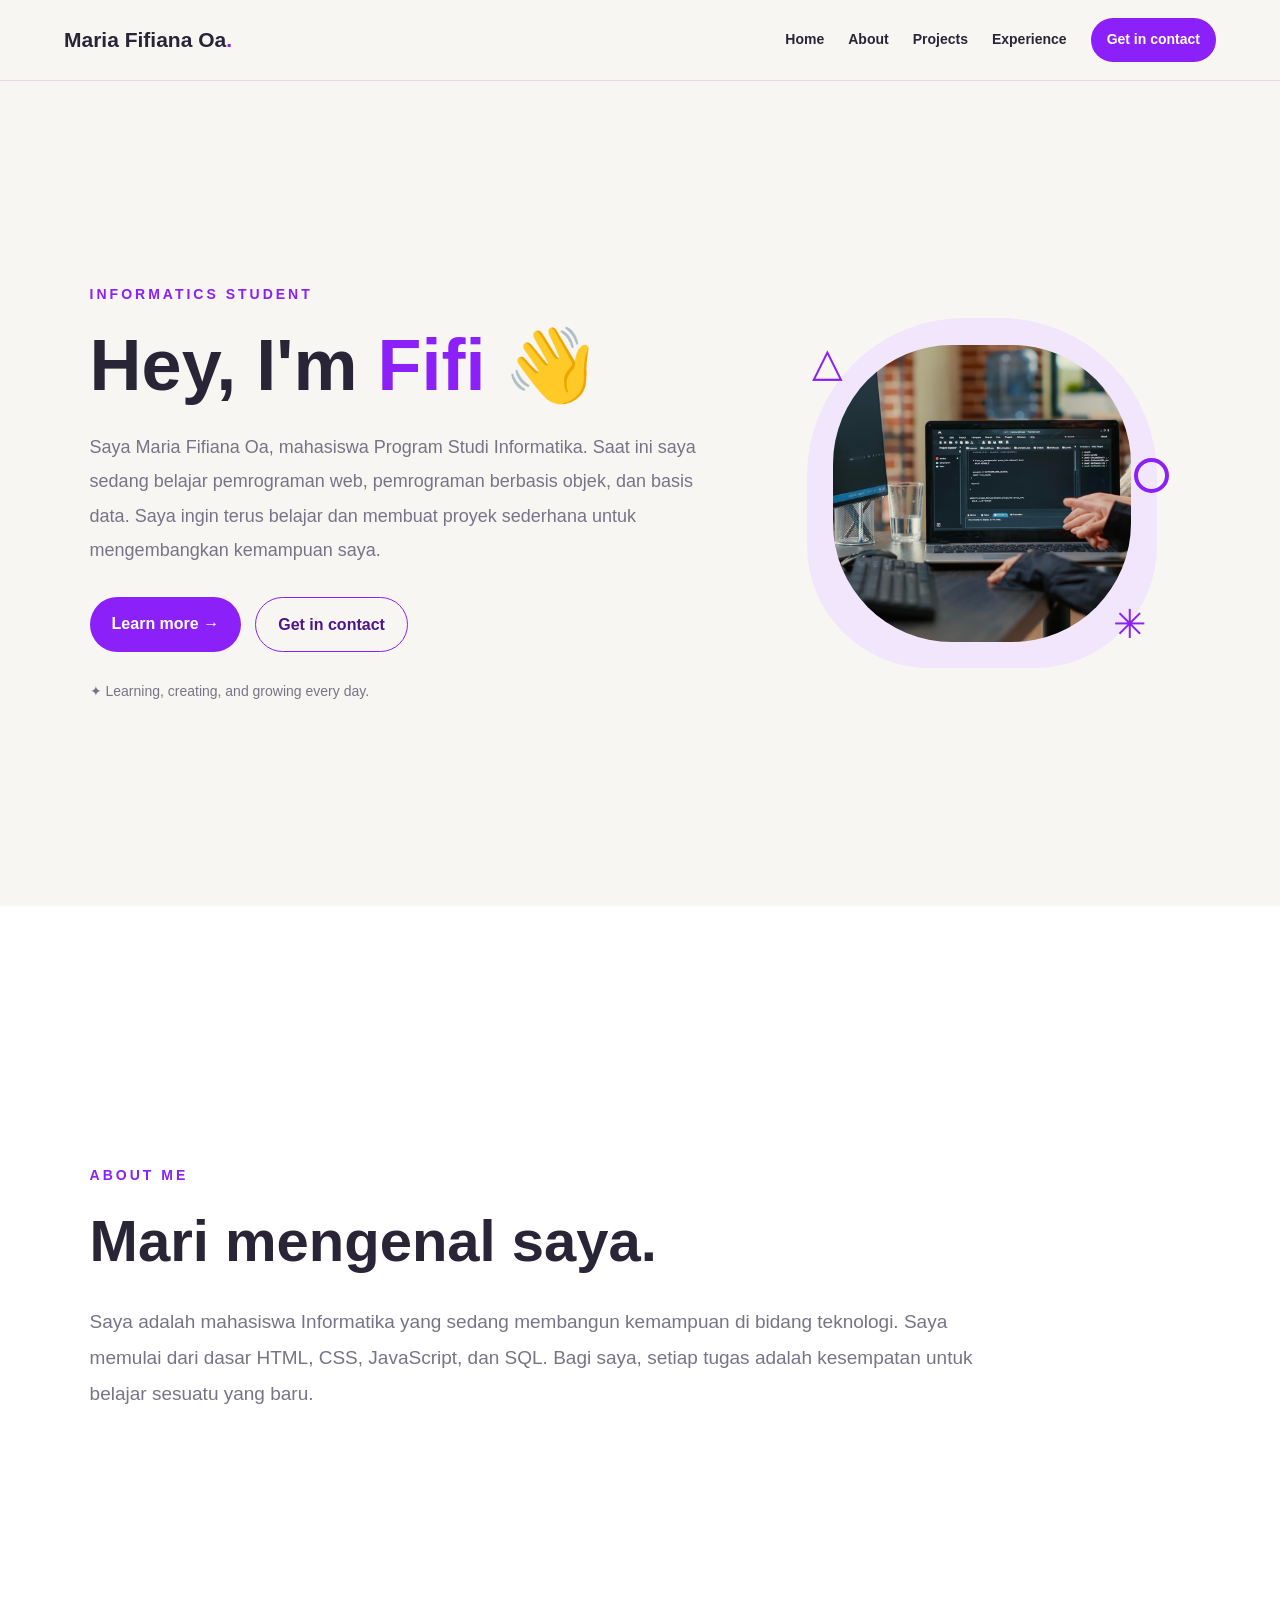
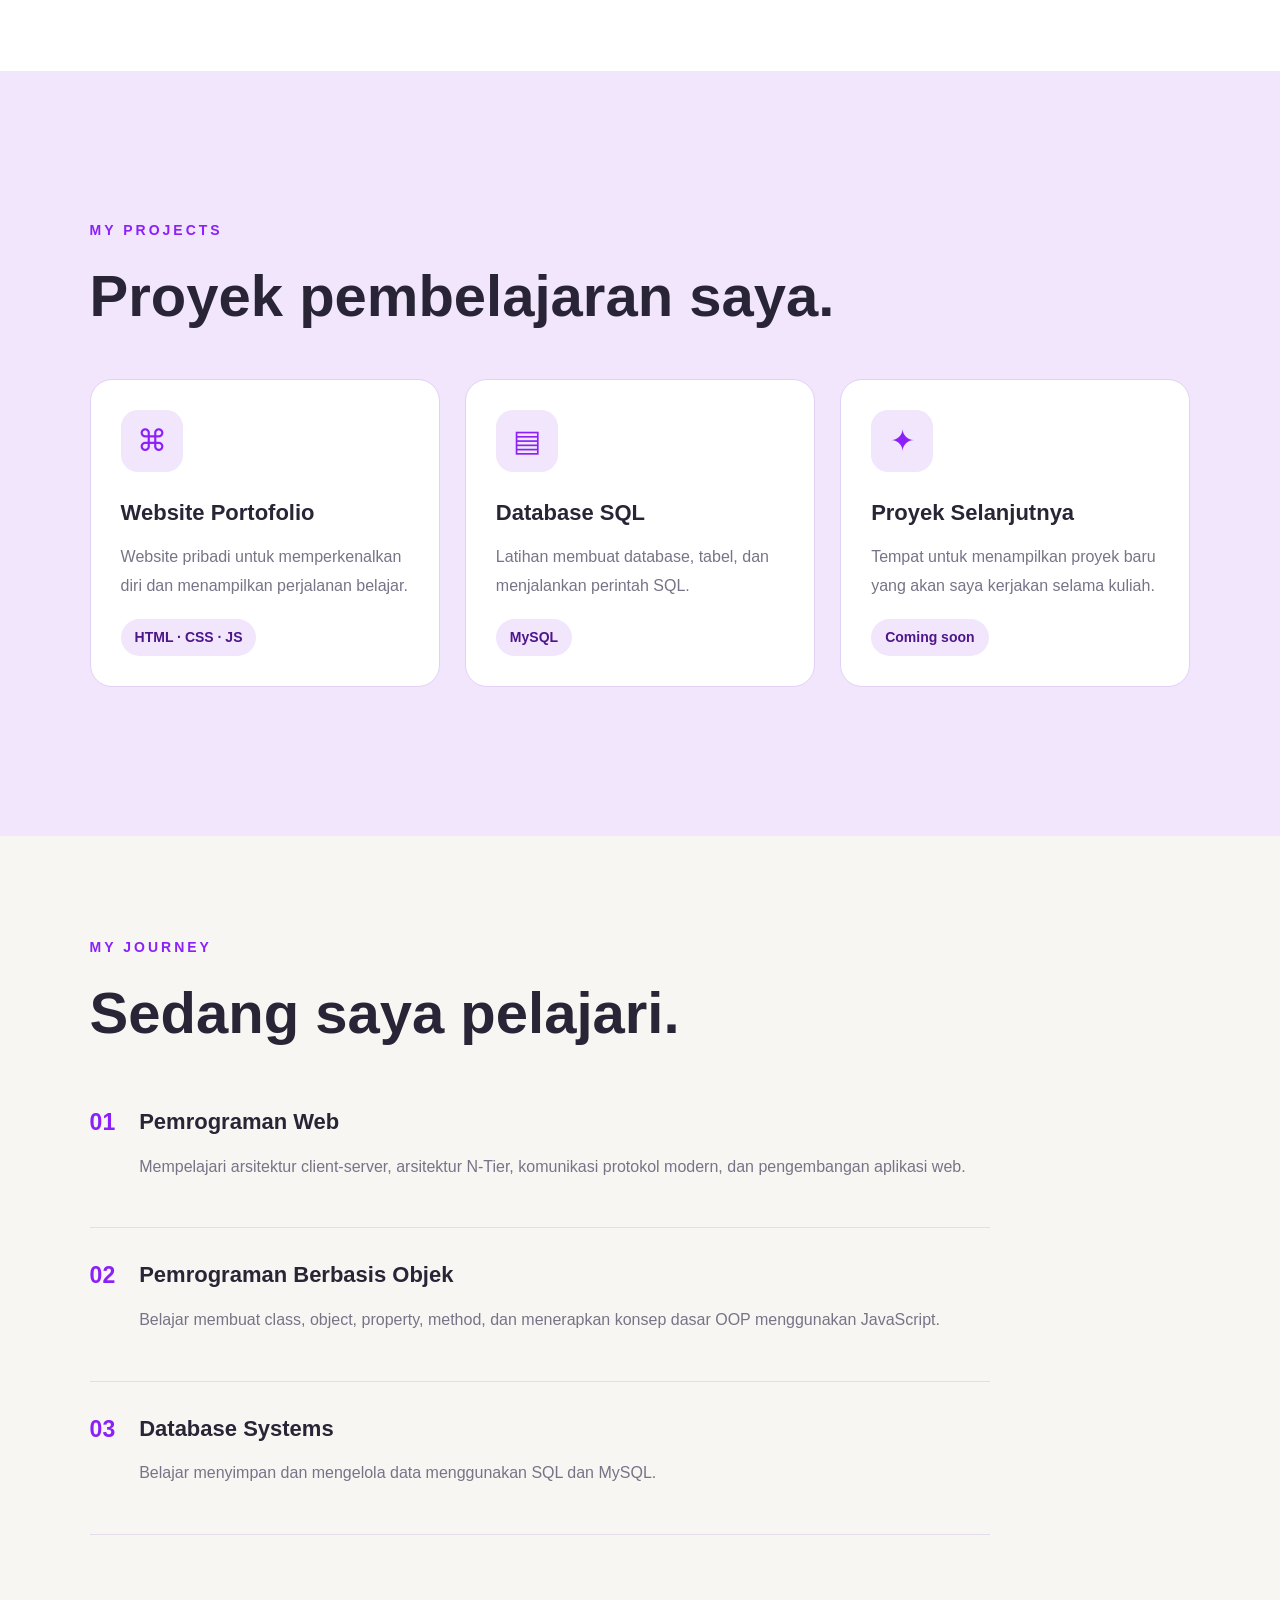
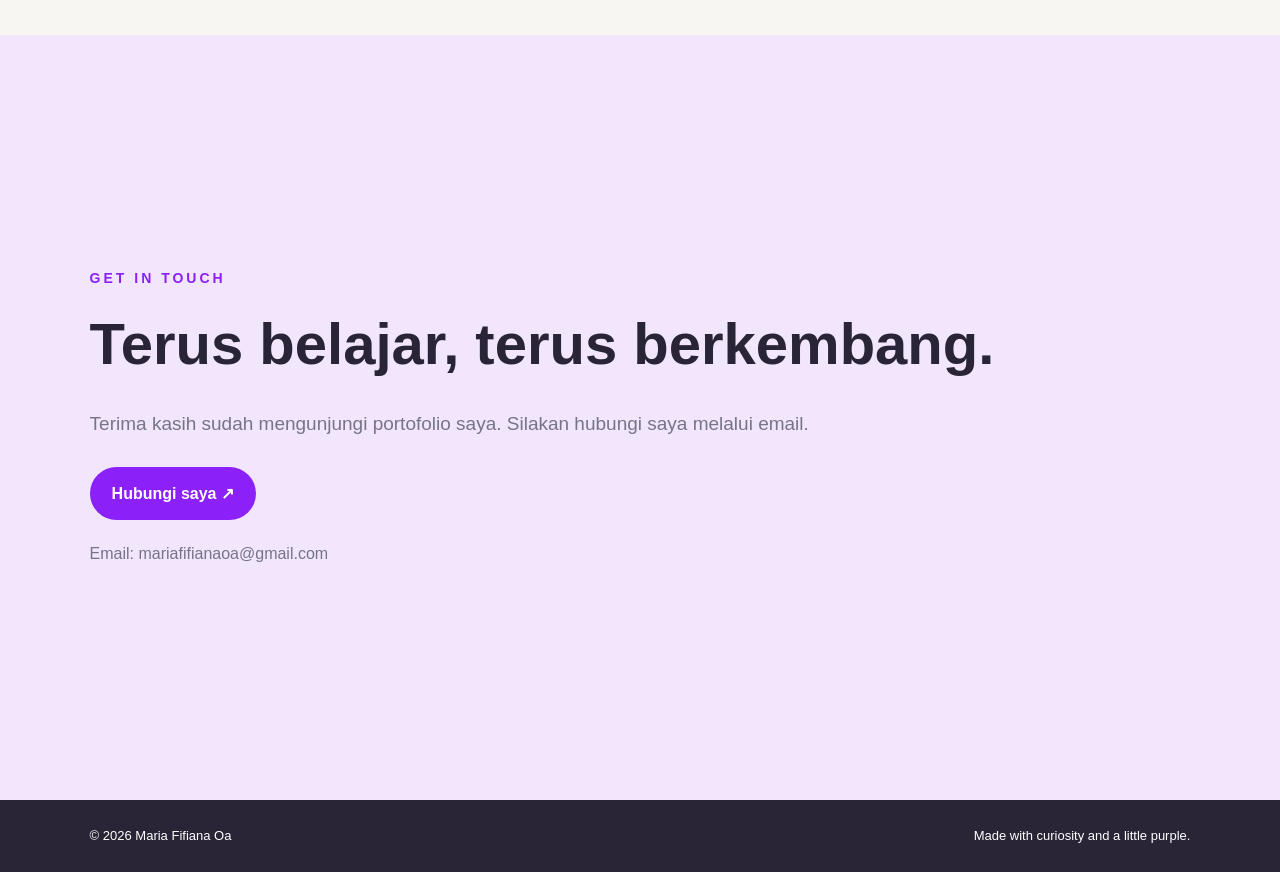
<file: index.html>
<!DOCTYPE html>
<html lang="id">

<head>
    <meta charset="UTF-8">
    <meta name="viewport" content="width=device-width, initial-scale=1.0">
    <title>Maria Fifiana Oa | Portofolio</title>
    <link rel="stylesheet" href="style.css">
</head>

<body>

    <header class="navbar">
        <a href="#home" class="logo">Maria Fifiana Oa<span>.</span></a>

        <button class="menu-toggle" id="menuToggle" aria-label="Buka menu" aria-expanded="false">☰</button>

        <nav id="navLinks">
            <a href="#home">Home</a>
            <a href="#about">About</a>
            <a href="#projects">Projects</a>
            <a href="#experience">Experience</a>
            <a href="#contact" class="contact-link">Get in contact</a>
        </nav>
    </header>

    <main>

        <!-- HOME -->
        <section class="hero page-section" id="home">
            <div class="hero-text">
                <p class="subtitle">INFORMATICS STUDENT</p>

                <h1>Hey, I'm <span>Fifi</span> 👋</h1>

                <p class="description">
                    Saya Maria Fifiana Oa, mahasiswa Program Studi
                    Informatika. Saat ini saya sedang belajar
                    pemrograman web, pemrograman berbasis objek,
                    dan basis data. Saya ingin terus belajar dan
                    membuat proyek sederhana untuk mengembangkan
                    kemampuan saya.
                </p>

                <div class="buttons">
                    <a href="#about" class="btn btn-primary">
                        Learn more →
                    </a>

                    <a href="#contact" class="btn btn-outline">
                        Get in contact
                    </a>
                </div>

                <p class="note">
                    ✦ Learning, creating, and growing every day.
                </p>
            </div>

            <div class="photo-wrap">
                <span class="decoration triangle">△</span>
                <span class="decoration ring"></span>
                <span class="decoration star">✳</span>

                <img src="foto.png" alt="Foto atau ilustrasi Maria">
            </div>
        </section>

        <!-- ABOUT -->
        <section class="page-section section about" id="about">
            <p class="subtitle">ABOUT ME</p>
            <h2>Mari mengenal saya.</h2>

            <p class="section-description">
                Saya adalah mahasiswa Informatika yang sedang
                membangun kemampuan di bidang teknologi. Saya
                memulai dari dasar HTML, CSS, JavaScript, dan SQL.
                Bagi saya, setiap tugas adalah kesempatan untuk
                belajar sesuatu yang baru.
            </p>
        </section>

        <!-- PROJECTS -->
        <section class="page-section section projects" id="projects">
            <p class="subtitle">MY PROJECTS</p>
            <h2>Proyek pembelajaran saya.</h2>

            <div class="project-list">
                <article class="project-card">
                    <div class="project-icon">⌘</div>
                    <h3>Website Portofolio</h3>
                    <p>
                        Website pribadi untuk memperkenalkan diri
                        dan menampilkan perjalanan belajar.
                    </p>
                    <span class="tag">HTML · CSS · JS</span>
                </article>

                <article class="project-card">
                    <div class="project-icon">▤</div>
                    <h3>Database SQL</h3>
                    <p>
                        Latihan membuat database, tabel, dan
                        menjalankan perintah SQL.
                    </p>
                    <span class="tag">MySQL</span>
                </article>

                <article class="project-card">
                    <div class="project-icon">✦</div>
                    <h3>Proyek Selanjutnya</h3>
                    <p>
                        Tempat untuk menampilkan proyek baru yang
                        akan saya kerjakan selama kuliah.
                    </p>
                    <span class="tag">Coming soon</span>
                </article>
            </div>
        </section>

        <!-- EXPERIENCE -->
        <section class="page-section section experience" id="experience">
            <p class="subtitle">MY JOURNEY</p>
            <h2>Sedang saya pelajari.</h2>

            <div class="experience-item">
                <span class="number">01</span>
                <div>
                    <h3>Pemrograman Web</h3>
                    <p>
                        Mempelajari arsitektur client-server,
                        arsitektur N-Tier, komunikasi protokol modern,
                        dan pengembangan aplikasi web.
                    </p>
                </div>
            </div>

            <div class="experience-item">
                <span class="number">02</span>
                <div>
                    <h3>Pemrograman Berbasis Objek</h3>
                    <p>
                        Belajar membuat class, object, property,
                        method, dan menerapkan konsep dasar OOP
                        menggunakan JavaScript.
                    </p>
                </div>
            </div>

            <div class="experience-item">
                <span class="number">03</span>
                <div>
                    <h3>Database Systems</h3>
                    <p>
                        Belajar menyimpan dan mengelola data
                        menggunakan SQL dan MySQL.
                    </p>
                </div>
            </div>
        </section>

        <!-- CONTACT -->
        <section class="page-section section contact" id="contact">
            <p class="subtitle">GET IN TOUCH</p>
            <h2>Terus belajar, terus berkembang.</h2>

            <p class="section-description">
                Terima kasih sudah mengunjungi portofolio saya.
                Silakan hubungi saya melalui email.
            </p>

            <a href="mailto:mariafifianaoa@gmail.com" class="btn btn-primary">
                Hubungi saya ↗
            </a>

            <p class="email-note">
                Email: mariafifianaoa@gmail.com
            </p>
        </section>

    </main>

    <footer>
        <p>© <span id="year"></span> Maria Fifiana Oa</p>
        <p>Made with curiosity and a little purple.</p>
    </footer>

    <script src="script.js"></script>
</body>

</html>
</file>
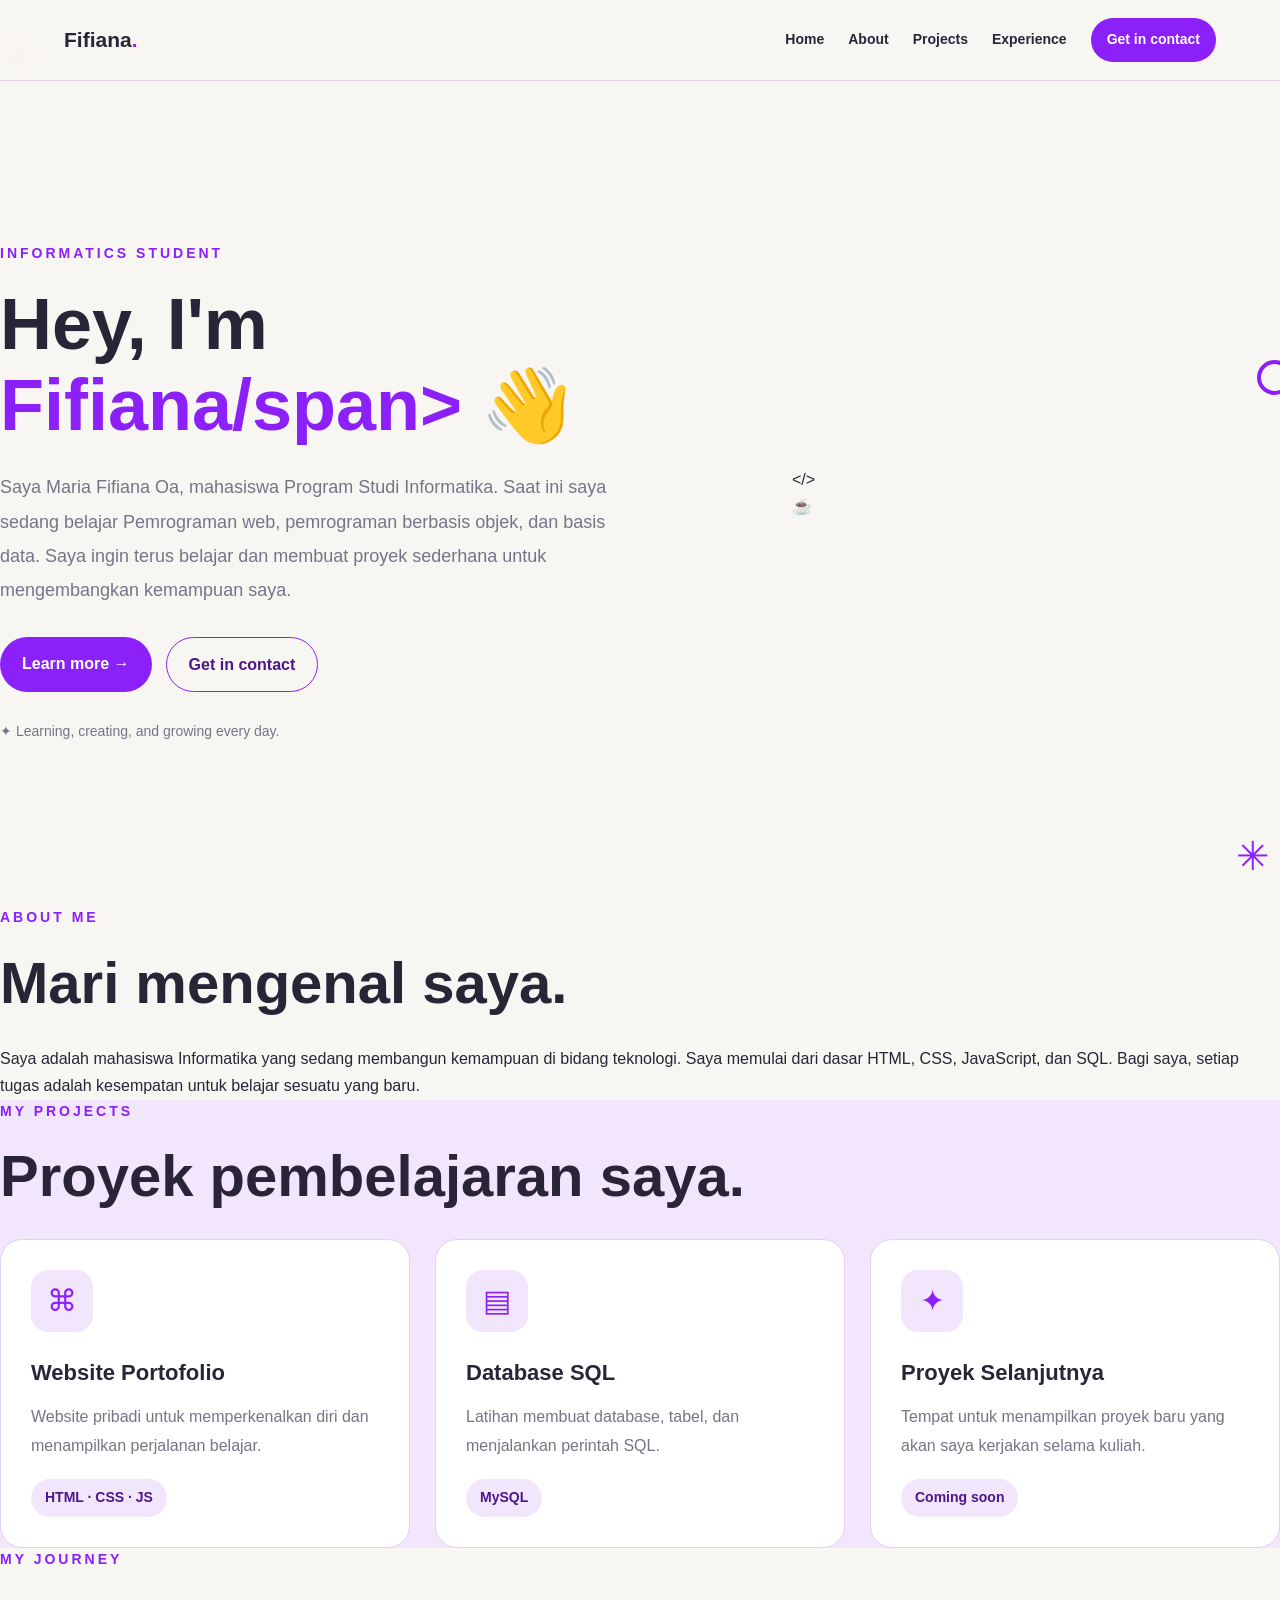
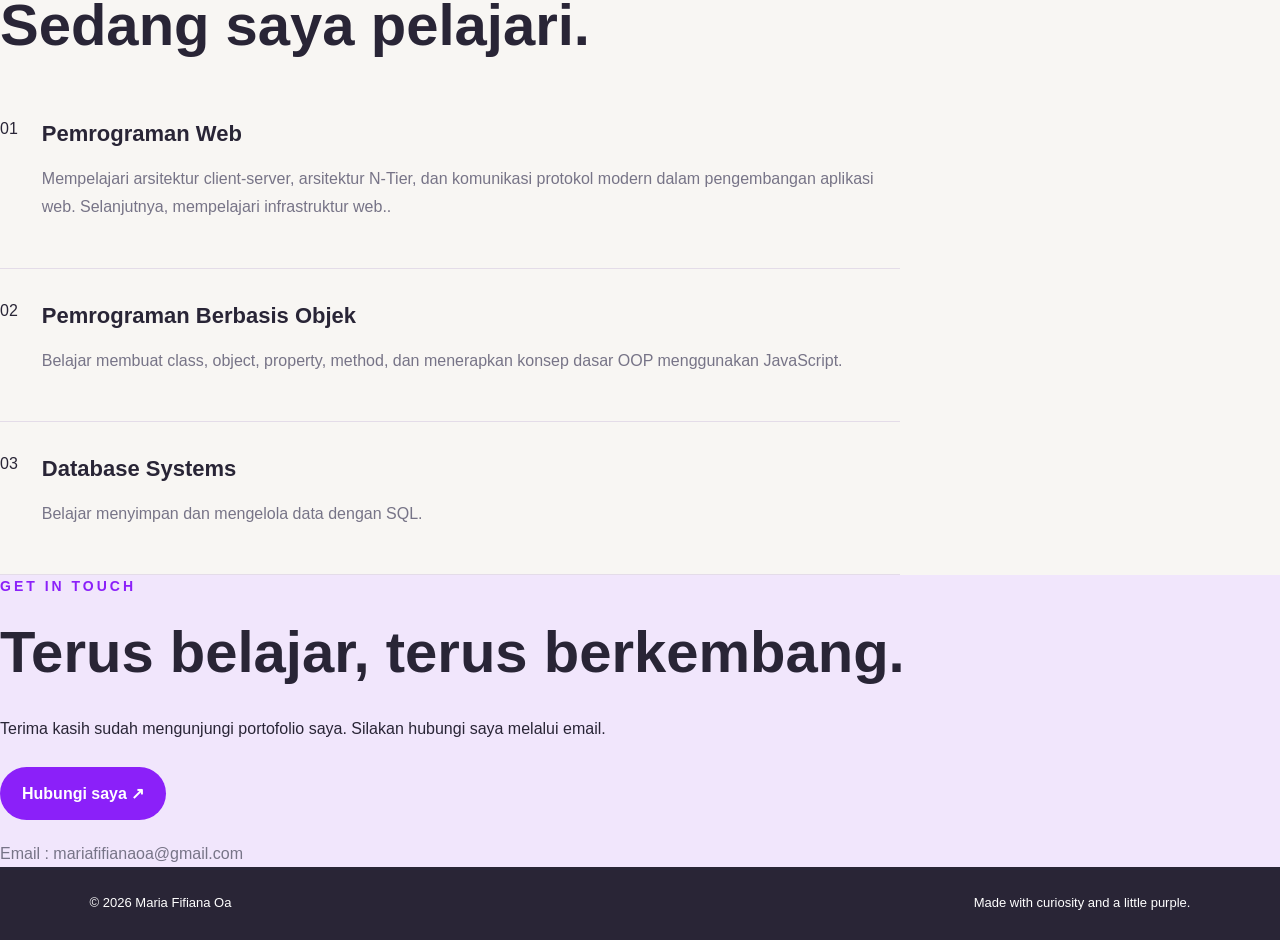
<file: indeks.html>
<!DOCTYPE html>
<html lang="id">

<head>
    <meta charset="UTF-8">
    <meta name="viewport" content="width=device-width, initial-scale=1.0">
    <title>Maria Fifiana Oa | Portofolio</title>

    <!-- Menghubungkan CSS -->
    <link rel="stylesheet" href="style.css">
</head>

<body>

    <main class="portfolio" id="home">

        <!-- Navigasi -->
        <header class="navbar">
            <a href="#home" class="logo">Fifiana<span>.</span></a>

            <button class="menu-toggle" id="menuToggle" aria-label="Buka menu" aria-expanded="false">☰</button>

            <nav id="navLinks">
                <a href="#home">Home</a>
                <a href="#about">About</a>
                <a href="#projects">Projects</a>
                <a href="#experience">Experience</a>
                <a href="#contact" class="contact-link">Get in contact</a>
            </nav>
        </header>

        <!-- Bagian utama -->
        <section class="hero">
            <div class="hero-text">
                <p class="subtitle">INFORMATICS STUDENT</p>

                <h1>Hey, I'm <span>Fifiana/span> 👋</h1>

                <p class="description">
                    Saya Maria Fifiana Oa, mahasiswa Program Studi
                    Informatika. Saat ini saya sedang belajar
                    Pemrograman web, pemrograman berbasis objek, dan basis data.
                    Saya ingin terus belajar dan membuat proyek
                    sederhana untuk mengembangkan kemampuan saya.
                </p>

                <div class="buttons">
                    <a href="#about" class="btn btn-primary">
                        Learn more →
                    </a>

                    <a href="#contact" class="btn btn-outline">
                        Get in contact
                    </a>
                </div>

                <p class="note">
                    ✦ Learning, creating, and growing every day.
                </p>
            </div>

            <!-- Ilustrasi menggunakan CSS -->
            <div class="illustration">
                <div class="purple-circle"></div>

                <span class="decoration triangle">△</span>
                <span class="decoration ring"></span>
                <span class="decoration star">✳</span>

                <div class="plant">
                    <span class="leaf leaf-one"></span>
                    <span class="leaf leaf-two"></span>
                    <span class="leaf leaf-three"></span>
                    <div class="pot"></div>
                </div>

                <div class="code-card">
                    <div class="dots">
                        <i></i><i></i><i></i>
                    </div>
                    <div class="code-line"></div>
                    <div class="code-line short"></div>
                    <div class="code-line medium"></div>
                    <div class="code-line short"></div>
                    <div class="code-line"></div>
                </div>

                <div class="person">
                    <div class="hair"></div>
                    <div class="face">
                        <span class="eye"></span>
                        <span class="smile"></span>
                    </div>
                    <div class="neck"></div>
                    <div class="shirt"></div>
                    <div class="arm"></div>
                </div>

                <div class="laptop">
                    <span>&lt;/&gt;</span>
                    <div class="laptop-base"></div>
                </div>

                <div class="coffee">☕</div>
            </div>
        </section>

        <!-- Tentang saya -->
        <section class="section" id="about">
            <p class="subtitle">ABOUT ME</p>
            <h2>Mari mengenal saya.</h2>

            <p>
                Saya adalah mahasiswa Informatika yang sedang
                membangun kemampuan di bidang teknologi. Saya
                memulai dari dasar HTML, CSS, JavaScript, dan SQL.
                Bagi saya, setiap tugas adalah kesempatan untuk
                belajar sesuatu yang baru.
            </p>
        </section>

        <!-- Proyek -->
        <section class="section projects" id="projects">
            <p class="subtitle">MY PROJECTS</p>
            <h2>Proyek pembelajaran saya.</h2>

            <div class="project-list">
                <article class="project-card">
                    <div class="project-icon">⌘</div>
                    <h3>Website Portofolio</h3>
                    <p>
                        Website pribadi untuk memperkenalkan diri
                        dan menampilkan perjalanan belajar.
                    </p>
                    <span class="tag">HTML · CSS · JS</span>
                </article>

                <article class="project-card">
                    <div class="project-icon">▤</div>
                    <h3>Database SQL</h3>
                    <p>
                        Latihan membuat database, tabel, dan
                        menjalankan perintah SQL.
                    </p>
                    <span class="tag">MySQL</span>
                </article>

                <article class="project-card">
                    <div class="project-icon">✦</div>
                    <h3>Proyek Selanjutnya</h3>
                    <p>
                        Tempat untuk menampilkan proyek baru yang
                        akan saya kerjakan selama kuliah.
                    </p>
                    <span class="tag">Coming soon</span>
                </article>
            </div>
        </section>

        <!-- Pengalaman belajar -->
        <section class="section" id="experience">
            <p class="subtitle">MY JOURNEY</p>
            <h2>Sedang saya pelajari.</h2>

            <div class="experience-item">
                <span>01</span>
                <div>
                    <h3>Pemrograman Web</h3>
                    <p>Mempelajari arsitektur client-server, arsitektur N-Tier, dan komunikasi protokol modern dalam
                        pengembangan aplikasi web. Selanjutnya, mempelajari infrastruktur web..</p>
                </div>
            </div>

            <div class="experience-item">
                <span>02</span>
                <div>
                    <h3>Pemrograman Berbasis Objek</h3>
                    <p>Belajar membuat class, object, property, method, dan menerapkan konsep dasar OOP menggunakan
                        JavaScript.</p>
                </div>
            </div>

            <div class="experience-item">
                <span>03</span>
                <div>
                    <h3>Database Systems</h3>
                    <p>Belajar menyimpan dan mengelola data dengan SQL.</p>
                </div>
            </div>
        </section>

        <!-- Kontak -->
        <section class="section contact" id="contact">
            <p class="subtitle">GET IN TOUCH</p>
            <h2>Terus belajar, terus berkembang.</h2>
            <p>
                Terima kasih sudah mengunjungi portofolio saya.
                Silakan hubungi saya melalui email.
            </p>

            <a href="mailto:emailkamu@example.com" class="btn btn-primary">
                Hubungi saya ↗
            </a>
            <p class="email-note">
                Email : mariafifianaoa@gmail.com
            </p>
        </section>

        <!-- Footer -->
        <footer>
            <p>© <span id="year"></span> Maria Fifiana Oa</p>
            <p>Made with curiosity and a little purple.</p>
        </footer>

    </main>

    <!-- Menghubungkan JavaScript -->
    <script src="script.js"></script>
</body>

</html>
</file>
<file: style.css>
/* PENGATURAN DASAR */
:root {
    --ungu: #8b20f9;
    --ungu-gelap: #4d168b;
    --ungu-muda: #f1e6fc;
    --krem: #f8f6f3;
    --putih: #ffffff;
    --gelap: #292536;
    --abu: #777487;
}

* {
    margin: 0;
    padding: 0;
    box-sizing: border-box;
}

html {
    scroll-behavior: smooth;
    scroll-padding-top: 85px;
}

body {
    font-family: Arial, Helvetica, sans-serif;
    background: var(--krem);
    color: var(--gelap);
    line-height: 1.7;
}

a {
    text-decoration: none;
}

/* NAVIGASI */
.navbar {
    position: sticky;
    top: 0;
    z-index: 100;
    display: flex;
    align-items: center;
    justify-content: space-between;
    gap: 24px;
    padding: 18px 5%;
    background: rgba(248, 246, 243, 0.96);
    border-bottom: 1px solid #e5d9e8;
    backdrop-filter: blur(10px);
}

.logo {
    color: var(--gelap);
    font-size: 21px;
    font-weight: bold;
    white-space: nowrap;
}

.logo span,
.hero h1 span {
    color: var(--ungu);
}

nav {
    display: flex;
    align-items: center;
    gap: 24px;
}

nav a {
    color: var(--gelap);
    font-size: 14px;
    font-weight: bold;
    transition: color 0.2s;
}

nav a:hover {
    color: var(--ungu);
}

.contact-link {
    background: var(--ungu);
    color: white !important;
    padding: 10px 16px;
    border-radius: 25px;
}

.menu-toggle {
    display: none;
    border: none;
    background: var(--ungu-muda);
    color: var(--ungu-gelap);
    font-size: 25px;
    padding: 5px 12px;
    border-radius: 8px;
    cursor: pointer;
}

/* SETIAP BAGIAN MENJADI SATU SLIDE PANJANG */
.page-section {
    min-height: 85vh;
    padding: 100px 7%;
    display: flex;
    flex-direction: column;
    justify-content: center;
    scroll-margin-top: 75px;
}

/* HOME */
.hero {
    min-height: calc(100vh - 75px);
    display: grid;
    grid-template-columns: 1.2fr 0.8fr;
    align-items: center;
    gap: 60px;
    background: var(--krem);
}

.subtitle {
    color: var(--ungu);
    font-size: 14px;
    font-weight: bold;
    letter-spacing: 3px;
    margin-bottom: 18px;
}

.hero h1 {
    font-size: clamp(42px, 6vw, 72px);
    line-height: 1.12;
    margin-bottom: 25px;
}

.description {
    max-width: 650px;
    color: var(--abu);
    font-size: 18px;
    line-height: 1.9;
}

.buttons {
    display: flex;
    flex-wrap: wrap;
    gap: 14px;
    margin-top: 30px;
}

.btn {
    display: inline-block;
    padding: 13px 22px;
    border-radius: 30px;
    font-weight: bold;
    transition: transform 0.2s, background 0.2s;
}

.btn:hover {
    transform: translateY(-3px);
}

.btn-primary {
    color: white;
    background: var(--ungu);
}

.btn-primary:hover {
    background: var(--ungu-gelap);
}

.btn-outline {
    color: var(--ungu-gelap);
    border: 1px solid var(--ungu);
}

.note {
    color: var(--abu);
    margin-top: 28px;
    font-size: 14px;
}

/* FOTO */
.photo-wrap {
    position: relative;
    width: min(100%, 350px);
    aspect-ratio: 1;
    margin: 0 auto;
    border-radius: 45% 45% 35% 35%;
    background: var(--ungu-muda);
    display: flex;
    align-items: center;
    justify-content: center;
}

.photo-wrap img {
    width: 85%;
    height: 85%;
    object-fit: cover;
    border-radius: 40%;
    position: relative;
    z-index: 2;
}

.decoration {
    position: absolute;
    color: var(--ungu);
    font-size: 40px;
}

.triangle {
    top: 10px;
    left: 5px;
}

.ring {
    width: 35px;
    height: 35px;
    border: 4px solid var(--ungu);
    border-radius: 50%;
    right: -12px;
    top: 40%;
}

.star {
    bottom: 10px;
    right: 10px;
}

/* ABOUT */
.about {
    background: var(--putih);
}

.section h2 {
    font-size: clamp(34px, 5vw, 58px);
    line-height: 1.2;
    margin-bottom: 28px;
}

.section-description {
    max-width: 900px;
    color: var(--abu);
    font-size: 19px;
    line-height: 1.9;
}

/* PROJECTS */
.projects {
    background: var(--ungu-muda);
}

.project-list {
    display: grid;
    grid-template-columns: repeat(3, minmax(0, 1fr));
    gap: 25px;
    margin-top: 20px;
}

.project-card {
    background: var(--putih);
    border: 1px solid #e3d1f5;
    border-radius: 22px;
    padding: 30px;
    transition: transform 0.25s, box-shadow 0.25s;
}

.project-card:hover {
    transform: translateY(-7px);
    box-shadow: 0 15px 35px #45216a18;
}

.project-icon {
    width: 62px;
    height: 62px;
    display: flex;
    align-items: center;
    justify-content: center;
    background: var(--ungu-muda);
    color: var(--ungu);
    border-radius: 17px;
    font-size: 30px;
    margin-bottom: 22px;
}

.project-card h3,
.experience-item h3 {
    font-size: 22px;
    margin-bottom: 12px;
}

.project-card p,
.experience-item p {
    color: var(--abu);
    line-height: 1.8;
    margin-bottom: 18px;
}

.tag {
    display: inline-block;
    background: var(--ungu-muda);
    color: var(--ungu-gelap);
    border-radius: 25px;
    padding: 7px 14px;
    font-size: 14px;
    font-weight: bold;
}

/* EXPERIENCE */
.experience {
    background: var(--krem);
}

.experience-item {
    display: flex;
    gap: 24px;
    padding: 28px 0;
    border-bottom: 1px solid #e4dce8;
    max-width: 900px;
}

.number {
    flex-shrink: 0;
    color: var(--ungu);
    font-size: 23px;
    font-weight: bold;
}

/* CONTACT */
.contact {
    background: var(--ungu-muda);
    align-items: flex-start;
}

.contact .btn {
    margin-top: 25px;
}

.email-note {
    color: var(--abu);
    margin-top: 20px;
}

/* FOOTER */
footer {
    display: flex;
    justify-content: space-between;
    gap: 15px;
    flex-wrap: wrap;
    padding: 25px 7%;
    background: var(--gelap);
    color: white;
    font-size: 13px;
}

/* TAMPILAN TABLET */
@media (max-width: 900px) {
    .hero {
        gap: 30px;
    }

    .project-list {
        grid-template-columns: repeat(2, minmax(0, 1fr));
    }

    .page-section {
        padding: 80px 5%;
    }
}

/* TAMPILAN HP */
@media (max-width: 700px) {
    .navbar {
        padding: 15px 5%;
    }

    .logo {
        font-size: 18px;
    }

    .menu-toggle {
        display: block;
    }

    nav {
        display: none;
        position: absolute;
        top: calc(100% + 5px);
        left: 5%;
        right: 5%;
        padding: 20px;
        border-radius: 15px;
        background: white;
        box-shadow: 0 10px 30px #29253620;
        flex-direction: column;
        align-items: stretch;
        gap: 18px;
    }

    nav.open {
        display: flex;
    }

    nav a {
        text-align: center;
        padding: 8px;
    }

    .page-section {
        min-height: auto;
        padding: 75px 7%;
    }

    .hero {
        min-height: calc(100vh - 65px);
        grid-template-columns: 1fr;
        text-align: center;
        gap: 45px;
    }

    .hero-text {
        order: 1;
    }

    .photo-wrap {
        order: 0;
        width: min(70%, 270px);
    }

    .description {
        font-size: 16px;
    }

    .buttons {
        justify-content: center;
    }

    .project-list {
        grid-template-columns: 1fr;
    }

    .section h2 {
        font-size: 36px;
    }

    .section-description {
        font-size: 16px;
    }

    .experience-item {
        gap: 15px;
    }

    footer {
        flex-direction: column;
        text-align: center;
    }
}
</file>
